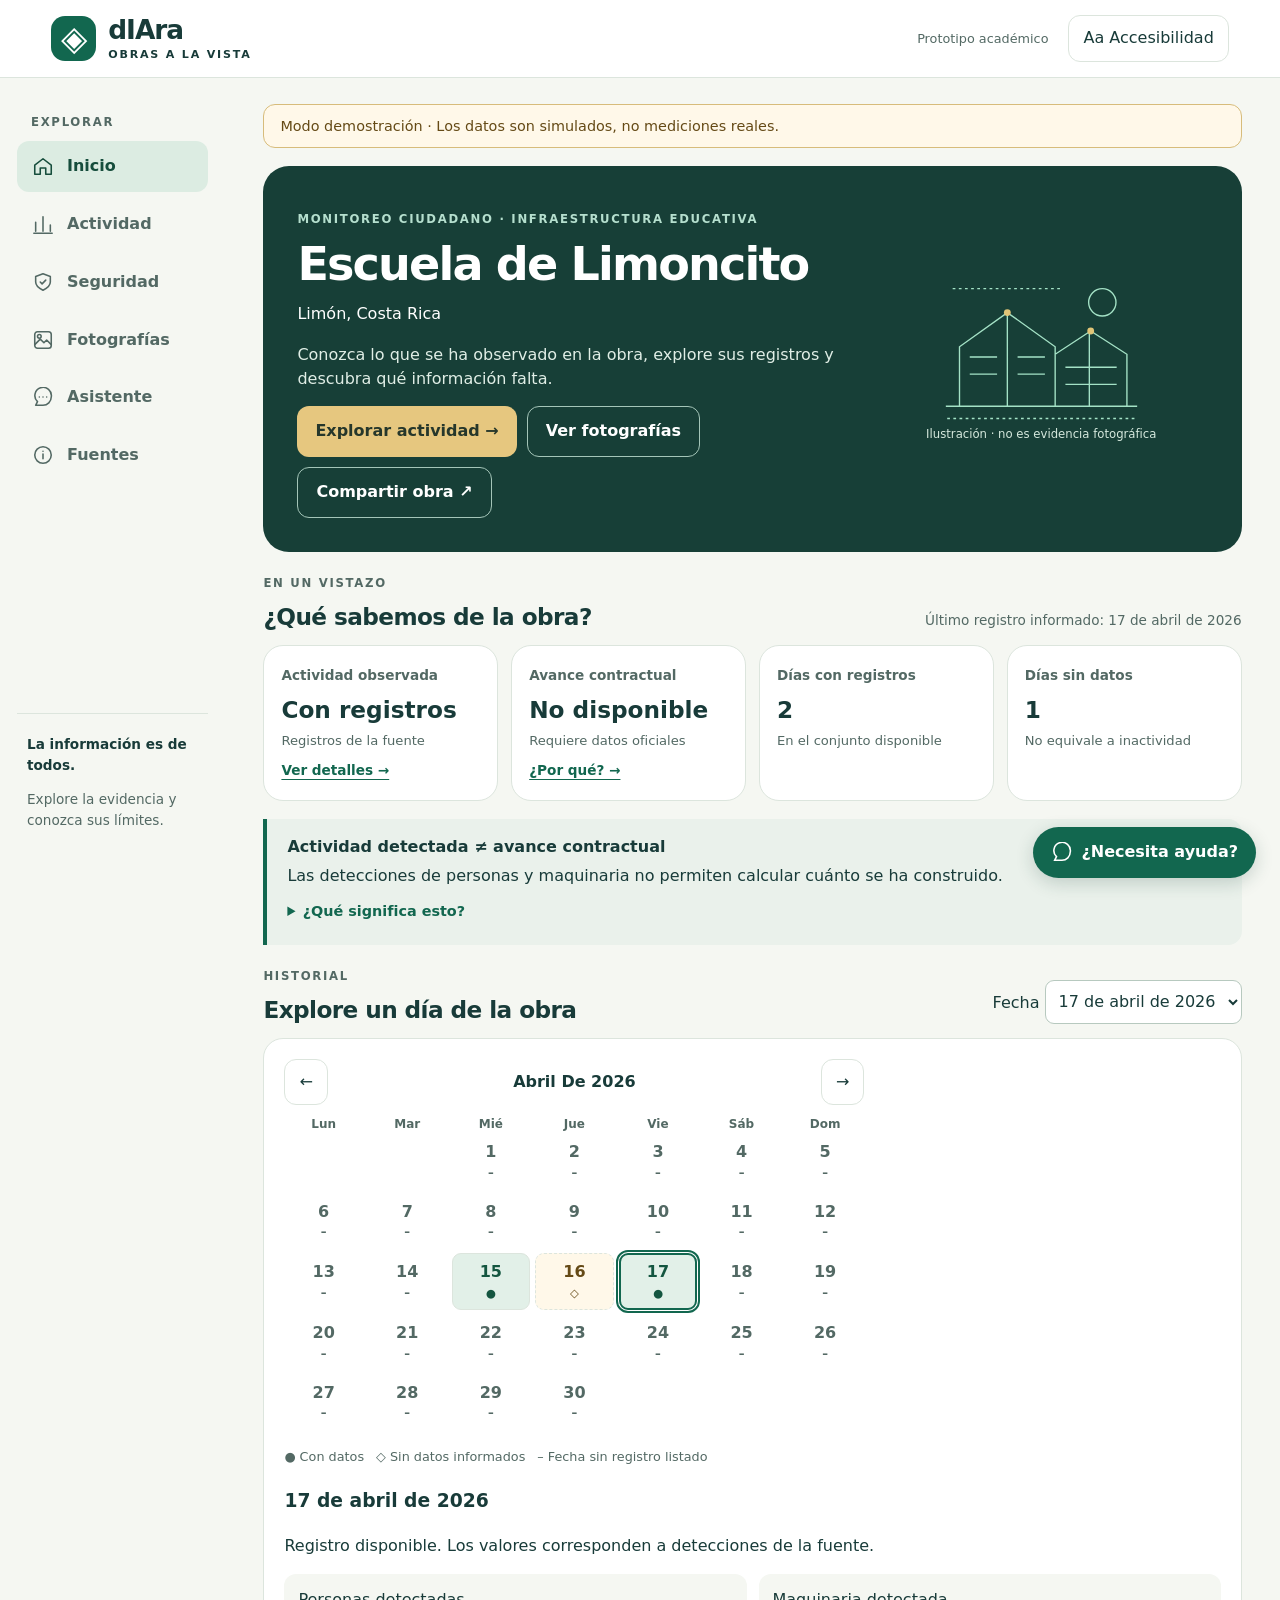
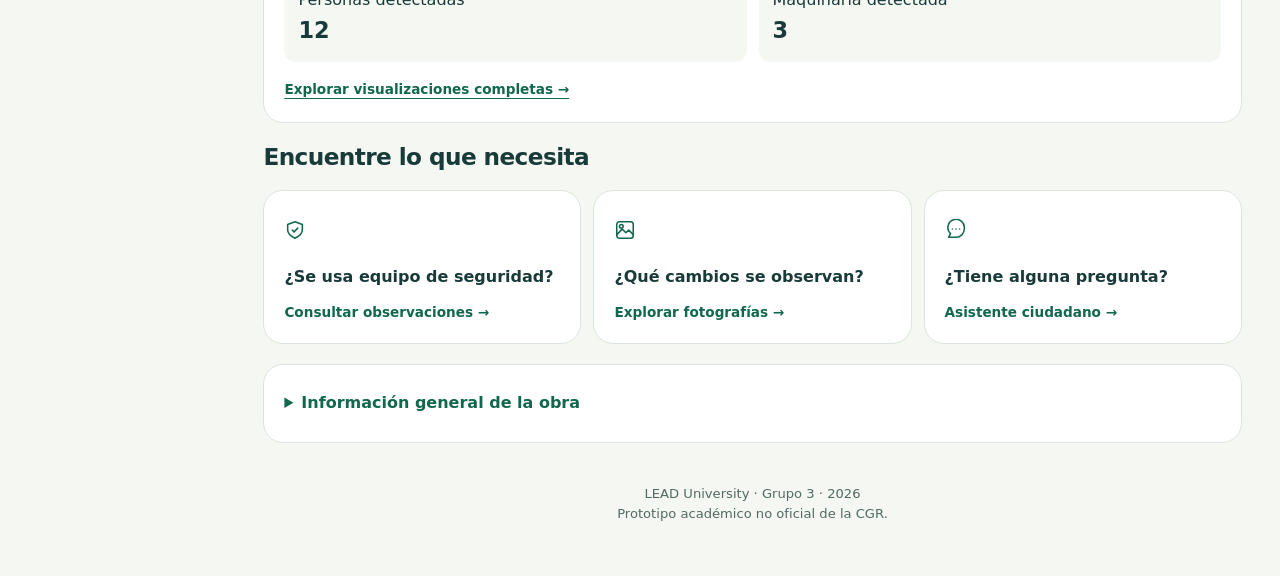
<file: frontend/index.html>
<!DOCTYPE html>
<html lang="es">
<head><meta charset="UTF-8"><meta name="viewport" content="width=device-width, initial-scale=1"><meta name="description" content="Prototipo ciudadano de seguimiento de obra pública"><title>dIAra | Obras a la vista</title><link rel="stylesheet" href="styles.css"><script src="app.js" defer></script></head>
<body>
<a class="skip" href="#contenido">Ir al contenido</a>
<header class="top"><a class="brand" href="#inicio"><span class="logo" aria-hidden="true">◈</span><span>dIAra<small>OBRAS A LA VISTA</small></span></a><span class="academic">Prototipo académico</span><button id="access-toggle" class="quiet" aria-expanded="false" aria-controls="access-panel">Aa <span>Accesibilidad</span></button><div id="access-panel" class="access-panel" hidden><h2>Personalice la lectura</h2><button id="text-size" class="quiet" aria-pressed="false">Texto grande</button><button id="contrast" class="quiet" aria-pressed="false">Alto contraste</button><button id="reset-access" class="quiet">Restablecer</button></div></header>
<div class="layout"><aside class="sidebar"><p class="eyebrow">EXPLORAR</p><nav aria-label="Navegación principal"><a href="#inicio" data-page="inicio"><svg class="ui-icon" viewBox="0 0 24 24" fill="none" stroke="currentColor" stroke-width="1.7" stroke-linecap="round" stroke-linejoin="round" aria-hidden="true"><path d="M3 10 12 3l9 7v10h-6v-7H9v7H3z"/></svg> <span>Inicio</span></a><a href="#actividad" data-page="actividad"><svg class="ui-icon" viewBox="0 0 24 24" fill="none" stroke="currentColor" stroke-width="1.7" stroke-linecap="round" stroke-linejoin="round" aria-hidden="true"><path d="M4 20V10m8 10V4m8 16v-7M2 22h20"/></svg> <span>Actividad</span></a><a href="#seguridad" data-page="seguridad"><svg class="ui-icon" viewBox="0 0 24 24" fill="none" stroke="currentColor" stroke-width="1.7" stroke-linecap="round" stroke-linejoin="round" aria-hidden="true"><path d="m12 3 8 3v6c0 5-8 9-8 9s-8-4-8-9V6z"/><path d="m9 12 2 2 4-4"/></svg> <span>Seguridad</span></a><a href="#galeria" data-page="galeria"><svg class="ui-icon" viewBox="0 0 24 24" fill="none" stroke="currentColor" stroke-width="1.7" stroke-linecap="round" stroke-linejoin="round" aria-hidden="true"><rect x="3" y="3" width="18" height="18" rx="3"/><circle cx="8" cy="8" r="2"/><path d="m3 17 6-6 4 4 3-3 5 5"/></svg> <span>Fotografías</span></a><a href="#chatbot" data-page="chatbot"><svg class="ui-icon" viewBox="0 0 24 24" fill="none" stroke="currentColor" stroke-width="1.7" stroke-linecap="round" stroke-linejoin="round" aria-hidden="true"><path d="M21 11a9 9 0 0 1-9 9H4l2-4a9 9 0 1 1 15-5z"/><path d="M8 11h.01M12 11h.01M16 11h.01"/></svg> <span>Asistente</span></a><a href="#transparencia" data-page="transparencia"><svg class="ui-icon" viewBox="0 0 24 24" fill="none" stroke="currentColor" stroke-width="1.7" stroke-linecap="round" stroke-linejoin="round" aria-hidden="true"><circle cx="12" cy="12" r="9"/><path d="M12 11v5m0-8h.01"/></svg> <span>Fuentes</span></a></nav><div class="side-note"><strong>La información es de todos.</strong><p>Explore la evidencia y conozca sus límites.</p></div></aside>
<main id="contenido"><div id="aviso-datos" class="notice" role="status">Cargando información…</div>
<section data-view="inicio" id="inicio">
<div class="hero" id="obra"><div><p class="eyebrow">MONITOREO CIUDADANO · INFRAESTRUCTURA EDUCATIVA</p><h1 id="nombre-obra">Escuela de Limoncito</h1><p id="ubicacion-obra">Limón, Costa Rica</p><p class="intro">Conozca lo que se ha observado en la obra, explore sus registros y descubra qué información falta.</p><div class="actions"><a class="primary" href="#actividad">Explorar actividad →</a><a class="secondary" href="#galeria">Ver fotografías</a><button id="share" class="secondary">Compartir obra ↗</button><span id="share-status" role="status"></span></div></div><div class="hero-art" aria-label="Ilustración decorativa de edificios" role="img"><svg viewBox="0 0 300 220" aria-hidden="true"><g fill="none" stroke="#a4e2c6" stroke-width="2"><path d="M10 192H290M30 192V105L100 55L170 105V192M170 192V116L222 82L275 116V192M100 55V192M45 120H85M115 120H155M45 145H85M115 145H155M185 135H260M185 160H260M220 82V192"/><circle cx="239" cy="40" r="20"/><path stroke-dasharray="4 5" d="M12 210H290M20 20H180"/></g><g fill="#e1c577"><circle cx="100" cy="55" r="5"/><circle cx="222" cy="82" r="5"/></g></svg><span>Ilustración · no es evidencia fotográfica</span></div></div>
<div class="section-top"><div><p class="eyebrow">EN UN VISTAZO</p><h2>¿Qué sabemos de la obra?</h2></div><p id="ultima-actualizacion" class="muted">Consultando fecha…</p></div>
<div class="stats"><article><span>Actividad observada</span><strong id="estado-actividad">—</strong><p>Registros de la fuente</p><a href="#actividad">Ver detalles →</a></article><article><span>Avance contractual</span><strong id="avance-contractual">—</strong><p>Requiere datos oficiales</p><a href="#transparencia">¿Por qué? →</a></article><article><span>Días con registros</span><strong id="total-registros">—</strong><p>En el conjunto disponible</p></article><article><span>Días sin datos</span><strong id="dias-sin-datos">—</strong><p>No equivale a inactividad</p></article></div>
<div class="explain"><strong>Actividad detectada ≠ avance contractual</strong><p>Las detecciones de personas y maquinaria no permiten calcular cuánto se ha construido.</p><details><summary>¿Qué significa esto?</summary><p>Para conocer el avance contractual se necesita información oficial sobre el cronograma y la ejecución. Un día sin imágenes tampoco demuestra que la obra esté detenida.</p></details></div>
<div class="section-top"><div><p class="eyebrow">HISTORIAL</p><h2>Explore un día de la obra</h2></div><label>Fecha <select id="fecha-selector"></select></label></div><div class="day-card"><div class="calendar-head"><button id="prev-month" class="quiet" aria-label="Mes anterior">←</button><strong id="calendar-month" aria-live="polite"></strong><button id="next-month" class="quiet" aria-label="Mes siguiente">→</button></div><div class="calendar-week" aria-hidden="true"><span>Lun</span><span>Mar</span><span>Mié</span><span>Jue</span><span>Vie</span><span>Sáb</span><span>Dom</span></div><div id="mini-timeline" class="days calendar" aria-label="Calendario de registros"></div><p class="calendar-legend"><span>● Con datos</span><span>◇ Sin datos informados</span><span>– Fecha sin registro listado</span></p><div id="day-detail" aria-live="polite"></div><a href="#actividad">Explorar visualizaciones completas →</a></div>
<h2>Encuentre lo que necesita</h2><div class="shortcuts"><a href="#seguridad"><b><svg class="ui-icon" viewBox="0 0 24 24" fill="none" stroke="currentColor" stroke-width="1.7" stroke-linecap="round" stroke-linejoin="round" aria-hidden="true"><path d="m12 3 8 3v6c0 5-8 9-8 9s-8-4-8-9V6z"/><path d="m9 12 2 2 4-4"/></svg></b><strong>¿Se usa equipo de seguridad?</strong><span>Consultar observaciones →</span></a><a href="#galeria"><b><svg class="ui-icon" viewBox="0 0 24 24" fill="none" stroke="currentColor" stroke-width="1.7" stroke-linecap="round" stroke-linejoin="round" aria-hidden="true"><rect x="3" y="3" width="18" height="18" rx="3"/><circle cx="8" cy="8" r="2"/><path d="m3 17 6-6 4 4 3-3 5 5"/></svg></b><strong>¿Qué cambios se observan?</strong><span>Explorar fotografías →</span></a><a href="#chatbot"><b><svg class="ui-icon" viewBox="0 0 24 24" fill="none" stroke="currentColor" stroke-width="1.7" stroke-linecap="round" stroke-linejoin="round" aria-hidden="true"><path d="M21 11a9 9 0 0 1-9 9H4l2-4a9 9 0 1 1 15-5z"/><path d="M8 11h.01M12 11h.01M16 11h.01"/></svg></b><strong>¿Tiene alguna pregunta?</strong><span>Asistente ciudadano →</span></a></div>
<details class="panel"><summary>Información general de la obra</summary><div id="info-obra"></div></details>
</section>
<section data-view="actividad" id="actividad" hidden><div class="page-head"><p class="eyebrow">EXPLORACIÓN DE DATOS</p><h1>Actividad detectada</h1><p>Consulte registros de personas y maquinaria. Las detecciones no equivalen a avance contractual.</p></div><div id="grafico-actividad" class="module"><p class="placeholder">Visualización de actividad pendiente de integración.</p></div><div id="linea-tiempo" class="module"><p class="placeholder">Línea de tiempo detallada pendiente de integración.</p></div></section>
<section data-view="seguridad" id="seguridad" hidden><div class="page-head"><p class="eyebrow">EQUIPO DE PROTECCIÓN</p><h1>Seguridad en la obra</h1><p>Consulte las observaciones disponibles. No constituyen una certificación de seguridad.</p></div><div id="panel-seguridad" class="module"><p class="placeholder">Panel de seguridad pendiente de integración.</p></div></section>
<section data-view="galeria" id="galeria" hidden><div class="page-head"><p class="eyebrow">EVIDENCIA VISUAL</p><h1>Fotografías de la obra</h1><p>Compare registros de diferentes fechas cuando estén disponibles.</p></div><div id="galeria-fotos" class="module"><p class="placeholder">Galería pendiente de integración.</p></div><div id="comparador-fotos" class="module"><p class="placeholder">Comparador pendiente de integración.</p></div></section>
<section data-view="chatbot" id="chatbot" hidden><div class="page-head"><p class="eyebrow">COMUNICACIÓN CIUDADANA</p><h1>¿En qué podemos ayudarle?</h1><p>Consulte información verificable sobre la obra.</p></div><div id="asistente" class="module"><p class="placeholder">Asistente pendiente de integración.</p></div><div id="notificaciones" class="module"><p class="placeholder">Canales de comunicación pendientes de integración.</p></div></section>
<section data-view="transparencia" id="transparencia" hidden><div class="page-head"><p class="eyebrow">CONFIANZA Y TRAZABILIDAD</p><h1>Fuentes y transparencia</h1></div><div class="panel"><h2>Origen de los datos</h2><p id="fuente-datos">Consultando…</p><a href="https://www.obrapublica.info/" target="_blank" rel="noopener noreferrer">Consultar plataforma de referencia ↗</a></div><div class="panel"><h2>Preguntas frecuentes</h2><details><summary>¿Actividad significa avance?</summary><p>No. El avance debe sustentarse con información contractual oficial.</p></details><details><summary>¿Qué significa un día sin datos?</summary><p>No hay registros disponibles para ese día; no se puede afirmar que la obra estuvo detenida.</p></details><details><summary>¿Es esta una plataforma oficial?</summary><p>No. Es un prototipo académico de LEAD University, Grupo 3.</p></details></div></section>
<footer>LEAD University · Grupo 3 · 2026<br>Prototipo académico no oficial de la CGR.</footer></main></div><a class="floating-help" href="#chatbot" aria-label="Abrir asistente ciudadano"><svg class="ui-icon" viewBox="0 0 24 24" fill="none" stroke="currentColor" stroke-width="1.7" aria-hidden="true"><path d="M21 11a9 9 0 0 1-9 9H4l2-4a9 9 0 1 1 15-5z"/><path d="M8 11h.01M12 11h.01M16 11h.01"/></svg><span>¿Necesita ayuda?</span></a></body></html>
</file>
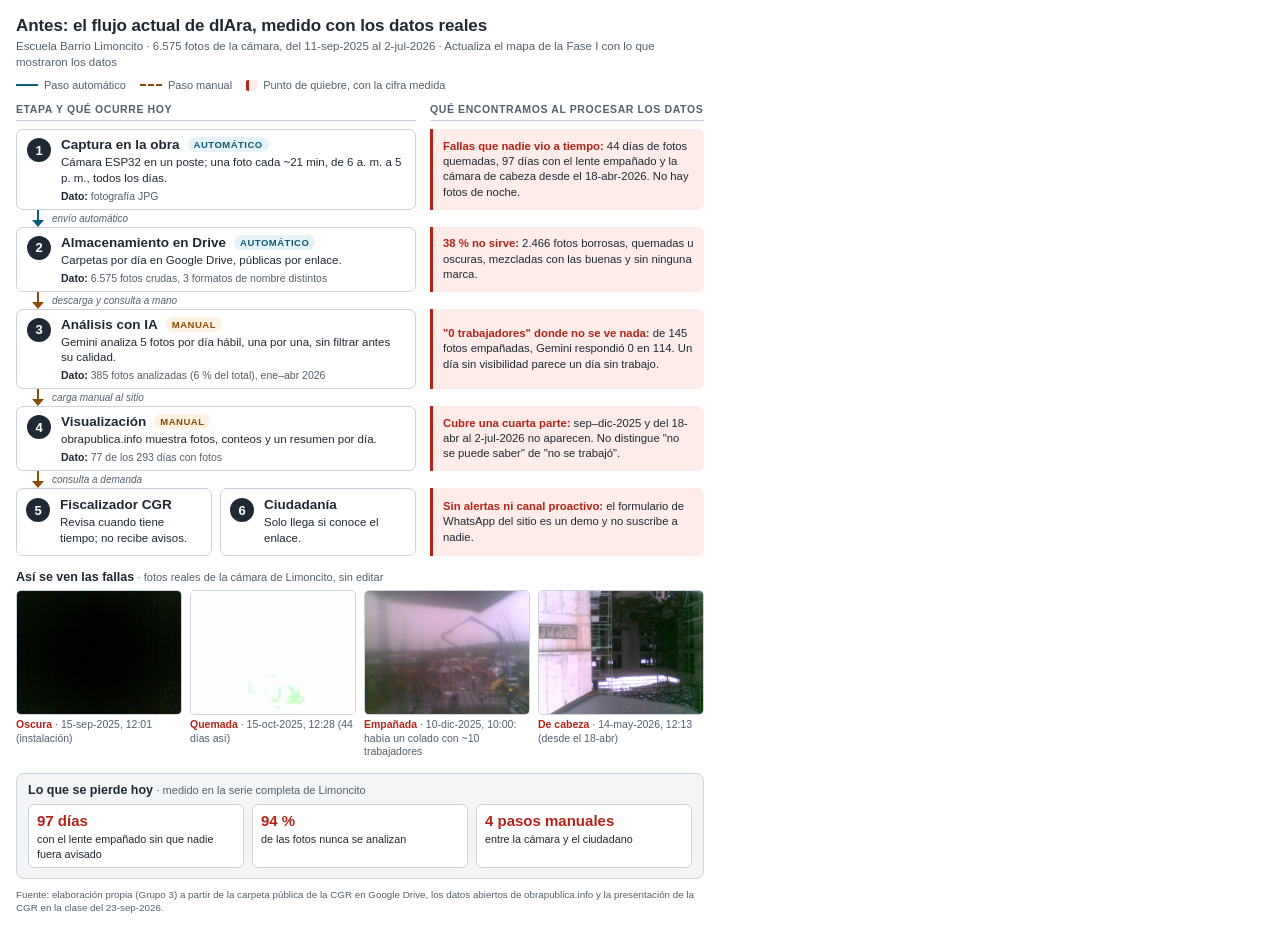
<file: documentacion/diagramas/antes.html>
<!doctype html><html lang="es"><head><meta charset="utf-8"><link rel="stylesheet" href="estilo.css"></head><body>
<h1>Antes: el flujo actual de dIAra, medido con los datos reales</h1>
<div class="sub">Escuela Barrio Limoncito · 6.575 fotos de la cámara, del 11-sep-2025 al 2-jul-2026 · Actualiza el mapa de la Fase I con lo que mostraron los datos</div>
<div class="legend">
  <span><i class="sw"></i>Paso automático</span>
  <span><i class="sw m"></i>Paso manual</span>
  <span><i class="box"></i>Punto de quiebre, con la cifra medida</span>
</div>
<div class="grid">
  <div class="colh">Etapa y qué ocurre hoy</div>
  <div class="colh">Qué encontramos al procesar los datos</div>

  <div class="stage"><div class="num">1</div><div>
    <div class="st-h"><span class="st-t">Captura en la obra</span><span class="chip a">Automático</span></div>
    <div class="st-b">Cámara ESP32 en un poste; una foto cada ~21 min, de 6 a. m. a 5 p. m., todos los días.</div>
    <div class="dato"><b>Dato:</b> fotografía JPG</div>
  </div></div>
  <div class="brk"><div><b>Fallas que nadie vio a tiempo:</b> 44 días de fotos quemadas, 97 días con el lente empañado y la cámara de cabeza desde el 18-abr-2026. No hay fotos de noche.</div></div>

  <div class="conn"><i class="v"></i><i class="h"></i><span class="lbl">envío automático</span></div><div></div>

  <div class="stage"><div class="num">2</div><div>
    <div class="st-h"><span class="st-t">Almacenamiento en Drive</span><span class="chip a">Automático</span></div>
    <div class="st-b">Carpetas por día en Google Drive, públicas por enlace.</div>
    <div class="dato"><b>Dato:</b> 6.575 fotos crudas, 3 formatos de nombre distintos</div>
  </div></div>
  <div class="brk"><div><b>38 % no sirve:</b> 2.466 fotos borrosas, quemadas u oscuras, mezcladas con las buenas y sin ninguna marca.</div></div>

  <div class="conn"><i class="v m"></i><i class="h m"></i><span class="lbl">descarga y consulta a mano</span></div><div></div>

  <div class="stage"><div class="num">3</div><div>
    <div class="st-h"><span class="st-t">Análisis con IA</span><span class="chip m">Manual</span></div>
    <div class="st-b">Gemini analiza 5 fotos por día hábil, una por una, sin filtrar antes su calidad.</div>
    <div class="dato"><b>Dato:</b> 385 fotos analizadas (6 % del total), ene–abr 2026</div>
  </div></div>
  <div class="brk"><div><b>"0 trabajadores" donde no se ve nada:</b> de 145 fotos empañadas, Gemini respondió 0 en 114. Un día sin visibilidad parece un día sin trabajo.</div></div>

  <div class="conn"><i class="v m"></i><i class="h m"></i><span class="lbl">carga manual al sitio</span></div><div></div>

  <div class="stage"><div class="num">4</div><div>
    <div class="st-h"><span class="st-t">Visualización</span><span class="chip m">Manual</span></div>
    <div class="st-b">obrapublica.info muestra fotos, conteos y un resumen por día.</div>
    <div class="dato"><b>Dato:</b> 77 de los 293 días con fotos</div>
  </div></div>
  <div class="brk"><div><b>Cubre una cuarta parte:</b> sep–dic-2025 y del 18-abr al 2-jul-2026 no aparecen. No distingue "no se puede saber" de "no se trabajó".</div></div>

  <div class="conn"><i class="v m"></i><i class="h m"></i><span class="lbl">consulta a demanda</span></div><div></div>

  <div class="split">
    <div class="stage"><div class="num">5</div><div>
      <div class="st-t" style="margin-bottom:3px">Fiscalizador CGR</div>
      <div class="st-b">Revisa cuando tiene tiempo; no recibe avisos.</div>
    </div></div>
    <div class="stage"><div class="num">6</div><div>
      <div class="st-t" style="margin-bottom:3px">Ciudadanía</div>
      <div class="st-b">Solo llega si conoce el enlace.</div>
    </div></div>
  </div>
  <div class="brk"><div><b>Sin alertas ni canal proactivo:</b> el formulario de WhatsApp del sitio es un demo y no suscribe a nadie.</div></div>
</div>
<div class="strip">
  <div class="strip-h">Así se ven las fallas <small>· fotos reales de la cámara de Limoncito, sin editar</small></div>
  <div class="strip-g">
    <figure><img src="foto_oscura.jpg" alt=""><figcaption><b>Oscura</b> · 15-sep-2025, 12:01 (instalación)</figcaption></figure>
    <figure><img src="foto_quemada.jpg" alt=""><figcaption><b>Quemada</b> · 15-oct-2025, 12:28 (44 días así)</figcaption></figure>
    <figure><img src="foto_empanada.jpg" alt=""><figcaption><b>Empañada</b> · 10-dic-2025, 10:00: había un colado con ~10 trabajadores</figcaption></figure>
    <figure><img src="foto_invertida.jpg" alt=""><figcaption><b>De cabeza</b> · 14-may-2026, 12:13 (desde el 18-abr)</figcaption></figure>
  </div>
</div>
<div class="band">
  <div class="band-h">Lo que se pierde hoy <small>· medido en la serie completa de Limoncito</small></div>
  <div class="band-g">
    <div class="cell r"><b>97 días</b>con el lente empañado sin que nadie fuera avisado</div>
    <div class="cell r"><b>94 %</b>de las fotos nunca se analizan</div>
    <div class="cell r"><b>4 pasos manuales</b>entre la cámara y el ciudadano</div>
  </div>
</div>
<div class="foot">Fuente: elaboración propia (Grupo 3) a partir de la carpeta pública de la CGR en Google Drive, los datos abiertos de obrapublica.info y la presentación de la CGR en la clase del 23-sep-2026.</div>
</body></html>
</file>
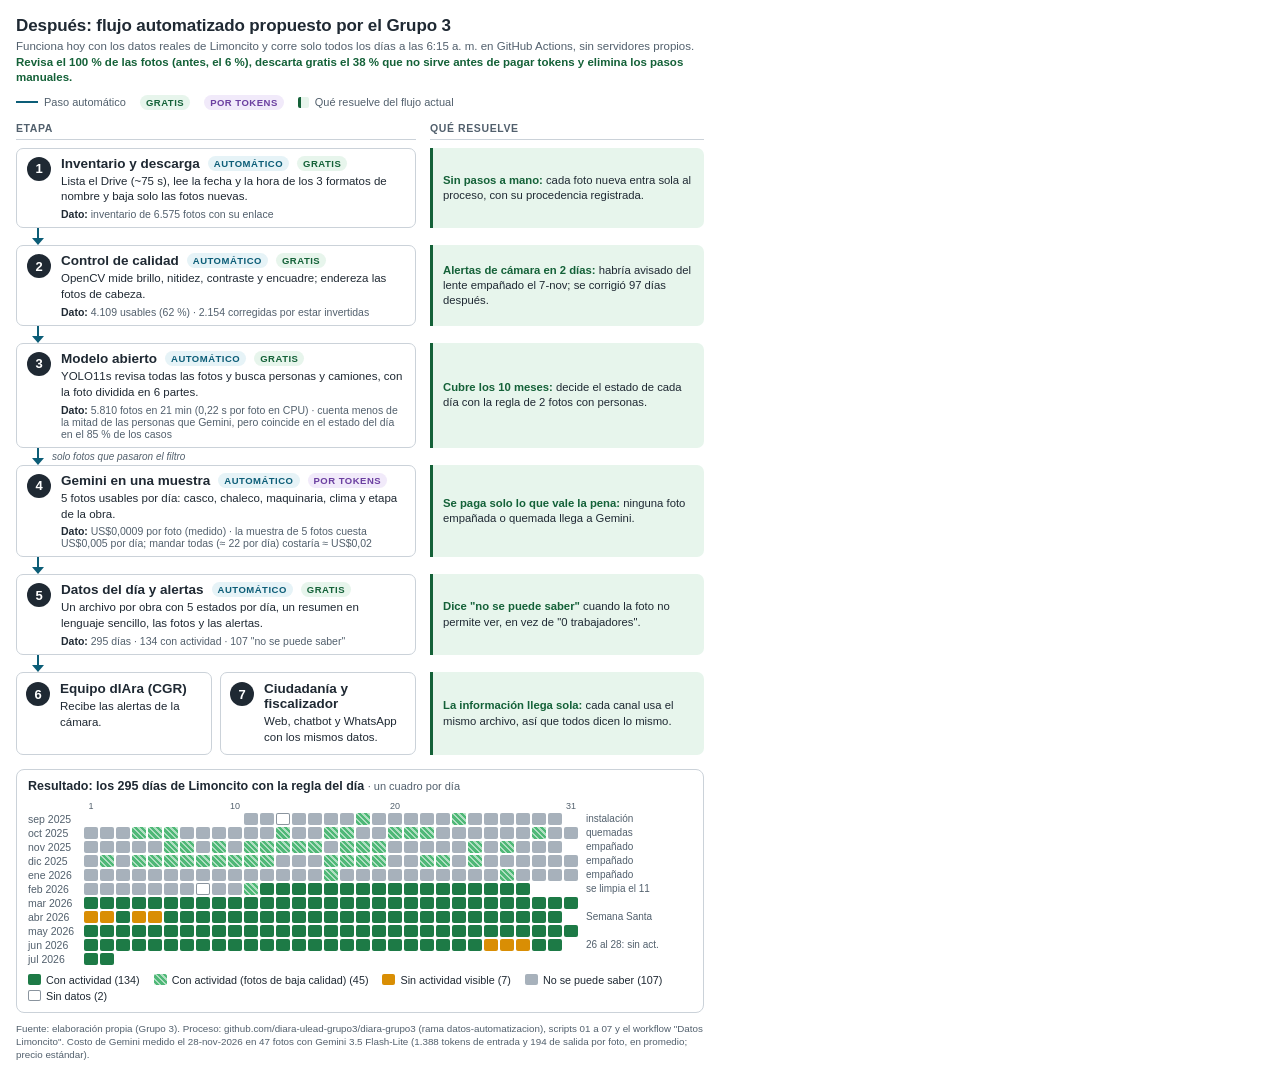
<file: documentacion/diagramas/despues.html>
<!doctype html><html lang="es"><head><meta charset="utf-8"><link rel="stylesheet" href="estilo.css"></head><body>
<h1>Después: flujo automatizado propuesto por el Grupo 3</h1>
<div class="sub">Funciona hoy con los datos reales de Limoncito y corre solo todos los días a las 6:15 a. m. en GitHub Actions, sin servidores propios. <b style="color:var(--ok)">Revisa el 100 % de las fotos (antes, el 6 %), descarta gratis el 38 % que no sirve antes de pagar tokens y elimina los pasos manuales.</b></div>
<div class="legend">
  <span><i class="sw"></i>Paso automático</span>
  <span class="chip g">Gratis</span>
  <span class="chip t">Por tokens</span>
  <span><i class="box ok"></i>Qué resuelve del flujo actual</span>
</div>
<div class="grid">
  <div class="colh">Etapa</div>
  <div class="colh">Qué resuelve</div>

  <div class="stage"><div class="num">1</div><div>
    <div class="st-h"><span class="st-t">Inventario y descarga</span><span class="chip a">Automático</span><span class="chip g">Gratis</span></div>
    <div class="st-b">Lista el Drive (~75 s), lee la fecha y la hora de los 3 formatos de nombre y baja solo las fotos nuevas.</div>
    <div class="dato"><b>Dato:</b> inventario de 6.575 fotos con su enlace</div>
  </div></div>
  <div class="sol"><div><b>Sin pasos a mano:</b> cada foto nueva entra sola al proceso, con su procedencia registrada.</div></div>

  <div class="conn"><i class="v"></i><i class="h"></i></div><div></div>

  <div class="stage"><div class="num">2</div><div>
    <div class="st-h"><span class="st-t">Control de calidad</span><span class="chip a">Automático</span><span class="chip g">Gratis</span></div>
    <div class="st-b">OpenCV mide brillo, nitidez, contraste y encuadre; endereza las fotos de cabeza.</div>
    <div class="dato"><b>Dato:</b> 4.109 usables (62 %) · 2.154 corregidas por estar invertidas</div>
  </div></div>
  <div class="sol"><div><b>Alertas de cámara en 2 días:</b> habría avisado del lente empañado el 7-nov; se corrigió 97 días después.</div></div>

  <div class="conn"><i class="v"></i><i class="h"></i></div><div></div>

  <div class="stage"><div class="num">3</div><div>
    <div class="st-h"><span class="st-t">Modelo abierto</span><span class="chip a">Automático</span><span class="chip g">Gratis</span></div>
    <div class="st-b">YOLO11s revisa todas las fotos y busca personas y camiones, con la foto dividida en 6 partes.</div>
    <div class="dato"><b>Dato:</b> 5.810 fotos en 21 min (0,22 s por foto en CPU) · cuenta menos de la mitad de las personas que Gemini, pero coincide en el estado del día en el 85 % de los casos</div>
  </div></div>
  <div class="sol"><div><b>Cubre los 10 meses:</b> decide el estado de cada día con la regla de 2 fotos con personas.</div></div>

  <div class="conn"><i class="v"></i><i class="h"></i><span class="lbl">solo fotos que pasaron el filtro</span></div><div></div>

  <div class="stage"><div class="num">4</div><div>
    <div class="st-h"><span class="st-t">Gemini en una muestra</span><span class="chip a">Automático</span><span class="chip t">Por tokens</span></div>
    <div class="st-b">5 fotos usables por día: casco, chaleco, maquinaria, clima y etapa de la obra.</div>
    <div class="dato"><b>Dato:</b> US$0,0009 por foto (medido) · la muestra de 5 fotos cuesta US$0,005 por día; mandar todas (≈ 22 por día) costaría ≈ US$0,02</div>
  </div></div>
  <div class="sol"><div><b>Se paga solo lo que vale la pena:</b> ninguna foto empañada o quemada llega a Gemini.</div></div>

  <div class="conn"><i class="v"></i><i class="h"></i></div><div></div>

  <div class="stage"><div class="num">5</div><div>
    <div class="st-h"><span class="st-t">Datos del día y alertas</span><span class="chip a">Automático</span><span class="chip g">Gratis</span></div>
    <div class="st-b">Un archivo por obra con 5 estados por día, un resumen en lenguaje sencillo, las fotos y las alertas.</div>
    <div class="dato"><b>Dato:</b> 295 días · 134 con actividad · 107 "no se puede saber"</div>
  </div></div>
  <div class="sol"><div><b>Dice "no se puede saber"</b> cuando la foto no permite ver, en vez de "0 trabajadores".</div></div>

  <div class="conn"><i class="v"></i><i class="h"></i></div><div></div>

  <div class="split">
    <div class="stage"><div class="num">6</div><div>
      <div class="st-t" style="margin-bottom:3px">Equipo dIAra (CGR)</div>
      <div class="st-b">Recibe las alertas de la cámara.</div>
    </div></div>
    <div class="stage"><div class="num">7</div><div>
      <div class="st-t" style="margin-bottom:3px">Ciudadanía y fiscalizador</div>
      <div class="st-b">Web, chatbot y WhatsApp con los mismos datos.</div>
    </div></div>
  </div>
  <div class="sol"><div><b>La información llega sola:</b> cada canal usa el mismo archivo, así que todos dicen lo mismo.</div></div>
</div>
<div class="cal">
  <div class="cal-h">Resultado: los 295 días de Limoncito con la regla del día <small>· un cuadro por día</small></div>
  <div class="cal-grid"><div class="cal-m"></div><div class="cal-axis">1</div><div class="cal-axis"></div><div class="cal-axis"></div><div class="cal-axis"></div><div class="cal-axis"></div><div class="cal-axis"></div><div class="cal-axis"></div><div class="cal-axis"></div><div class="cal-axis"></div><div class="cal-axis">10</div><div class="cal-axis"></div><div class="cal-axis"></div><div class="cal-axis"></div><div class="cal-axis"></div><div class="cal-axis"></div><div class="cal-axis"></div><div class="cal-axis"></div><div class="cal-axis"></div><div class="cal-axis"></div><div class="cal-axis">20</div><div class="cal-axis"></div><div class="cal-axis"></div><div class="cal-axis"></div><div class="cal-axis"></div><div class="cal-axis"></div><div class="cal-axis"></div><div class="cal-axis"></div><div class="cal-axis"></div><div class="cal-axis"></div><div class="cal-axis"></div><div class="cal-axis">31</div><div></div><div class="cal-m">sep 2025</div><div class="cal-d e-vacio" title="2025-09-01: fuera del periodo"></div><div class="cal-d e-vacio" title="2025-09-02: fuera del periodo"></div><div class="cal-d e-vacio" title="2025-09-03: fuera del periodo"></div><div class="cal-d e-vacio" title="2025-09-04: fuera del periodo"></div><div class="cal-d e-vacio" title="2025-09-05: fuera del periodo"></div><div class="cal-d e-vacio" title="2025-09-06: fuera del periodo"></div><div class="cal-d e-vacio" title="2025-09-07: fuera del periodo"></div><div class="cal-d e-vacio" title="2025-09-08: fuera del periodo"></div><div class="cal-d e-vacio" title="2025-09-09: fuera del periodo"></div><div class="cal-d e-vacio" title="2025-09-10: fuera del periodo"></div><div class="cal-d e-nose" title="2025-09-11: No se puede saber"></div><div class="cal-d e-nose" title="2025-09-12: No se puede saber"></div><div class="cal-d e-sind" title="2025-09-13: Sin datos"></div><div class="cal-d e-nose" title="2025-09-14: No se puede saber"></div><div class="cal-d e-nose" title="2025-09-15: No se puede saber"></div><div class="cal-d e-nose" title="2025-09-16: No se puede saber"></div><div class="cal-d e-nose" title="2025-09-17: No se puede saber"></div><div class="cal-d e-baja" title="2025-09-18: Con actividad (fotos de baja calidad)"></div><div class="cal-d e-nose" title="2025-09-19: No se puede saber"></div><div class="cal-d e-nose" title="2025-09-20: No se puede saber"></div><div class="cal-d e-nose" title="2025-09-21: No se puede saber"></div><div class="cal-d e-nose" title="2025-09-22: No se puede saber"></div><div class="cal-d e-nose" title="2025-09-23: No se puede saber"></div><div class="cal-d e-baja" title="2025-09-24: Con actividad (fotos de baja calidad)"></div><div class="cal-d e-nose" title="2025-09-25: No se puede saber"></div><div class="cal-d e-nose" title="2025-09-26: No se puede saber"></div><div class="cal-d e-nose" title="2025-09-27: No se puede saber"></div><div class="cal-d e-nose" title="2025-09-28: No se puede saber"></div><div class="cal-d e-nose" title="2025-09-29: No se puede saber"></div><div class="cal-d e-nose" title="2025-09-30: No se puede saber"></div><div class="cal-d e-vacio"></div><div class="cal-n">instalación</div><div class="cal-m">oct 2025</div><div class="cal-d e-nose" title="2025-10-01: No se puede saber"></div><div class="cal-d e-nose" title="2025-10-02: No se puede saber"></div><div class="cal-d e-nose" title="2025-10-03: No se puede saber"></div><div class="cal-d e-baja" title="2025-10-04: Con actividad (fotos de baja calidad)"></div><div class="cal-d e-baja" title="2025-10-05: Con actividad (fotos de baja calidad)"></div><div class="cal-d e-baja" title="2025-10-06: Con actividad (fotos de baja calidad)"></div><div class="cal-d e-nose" title="2025-10-07: No se puede saber"></div><div class="cal-d e-nose" title="2025-10-08: No se puede saber"></div><div class="cal-d e-nose" title="2025-10-09: No se puede saber"></div><div class="cal-d e-nose" title="2025-10-10: No se puede saber"></div><div class="cal-d e-nose" title="2025-10-11: No se puede saber"></div><div class="cal-d e-nose" title="2025-10-12: No se puede saber"></div><div class="cal-d e-baja" title="2025-10-13: Con actividad (fotos de baja calidad)"></div><div class="cal-d e-nose" title="2025-10-14: No se puede saber"></div><div class="cal-d e-nose" title="2025-10-15: No se puede saber"></div><div class="cal-d e-baja" title="2025-10-16: Con actividad (fotos de baja calidad)"></div><div class="cal-d e-baja" title="2025-10-17: Con actividad (fotos de baja calidad)"></div><div class="cal-d e-nose" title="2025-10-18: No se puede saber"></div><div class="cal-d e-nose" title="2025-10-19: No se puede saber"></div><div class="cal-d e-baja" title="2025-10-20: Con actividad (fotos de baja calidad)"></div><div class="cal-d e-baja" title="2025-10-21: Con actividad (fotos de baja calidad)"></div><div class="cal-d e-baja" title="2025-10-22: Con actividad (fotos de baja calidad)"></div><div class="cal-d e-nose" title="2025-10-23: No se puede saber"></div><div class="cal-d e-nose" title="2025-10-24: No se puede saber"></div><div class="cal-d e-nose" title="2025-10-25: No se puede saber"></div><div class="cal-d e-nose" title="2025-10-26: No se puede saber"></div><div class="cal-d e-nose" title="2025-10-27: No se puede saber"></div><div class="cal-d e-nose" title="2025-10-28: No se puede saber"></div><div class="cal-d e-baja" title="2025-10-29: Con actividad (fotos de baja calidad)"></div><div class="cal-d e-nose" title="2025-10-30: No se puede saber"></div><div class="cal-d e-nose" title="2025-10-31: No se puede saber"></div><div class="cal-n">quemadas</div><div class="cal-m">nov 2025</div><div class="cal-d e-nose" title="2025-11-01: No se puede saber"></div><div class="cal-d e-nose" title="2025-11-02: No se puede saber"></div><div class="cal-d e-nose" title="2025-11-03: No se puede saber"></div><div class="cal-d e-nose" title="2025-11-04: No se puede saber"></div><div class="cal-d e-nose" title="2025-11-05: No se puede saber"></div><div class="cal-d e-baja" title="2025-11-06: Con actividad (fotos de baja calidad)"></div><div class="cal-d e-baja" title="2025-11-07: Con actividad (fotos de baja calidad)"></div><div class="cal-d e-nose" title="2025-11-08: No se puede saber"></div><div class="cal-d e-baja" title="2025-11-09: Con actividad (fotos de baja calidad)"></div><div class="cal-d e-nose" title="2025-11-10: No se puede saber"></div><div class="cal-d e-baja" title="2025-11-11: Con actividad (fotos de baja calidad)"></div><div class="cal-d e-baja" title="2025-11-12: Con actividad (fotos de baja calidad)"></div><div class="cal-d e-baja" title="2025-11-13: Con actividad (fotos de baja calidad)"></div><div class="cal-d e-baja" title="2025-11-14: Con actividad (fotos de baja calidad)"></div><div class="cal-d e-baja" title="2025-11-15: Con actividad (fotos de baja calidad)"></div><div class="cal-d e-nose" title="2025-11-16: No se puede saber"></div><div class="cal-d e-baja" title="2025-11-17: Con actividad (fotos de baja calidad)"></div><div class="cal-d e-baja" title="2025-11-18: Con actividad (fotos de baja calidad)"></div><div class="cal-d e-baja" title="2025-11-19: Con actividad (fotos de baja calidad)"></div><div class="cal-d e-nose" title="2025-11-20: No se puede saber"></div><div class="cal-d e-nose" title="2025-11-21: No se puede saber"></div><div class="cal-d e-nose" title="2025-11-22: No se puede saber"></div><div class="cal-d e-nose" title="2025-11-23: No se puede saber"></div><div class="cal-d e-nose" title="2025-11-24: No se puede saber"></div><div class="cal-d e-baja" title="2025-11-25: Con actividad (fotos de baja calidad)"></div><div class="cal-d e-nose" title="2025-11-26: No se puede saber"></div><div class="cal-d e-baja" title="2025-11-27: Con actividad (fotos de baja calidad)"></div><div class="cal-d e-nose" title="2025-11-28: No se puede saber"></div><div class="cal-d e-nose" title="2025-11-29: No se puede saber"></div><div class="cal-d e-nose" title="2025-11-30: No se puede saber"></div><div class="cal-d e-vacio"></div><div class="cal-n">empañado</div><div class="cal-m">dic 2025</div><div class="cal-d e-nose" title="2025-12-01: No se puede saber"></div><div class="cal-d e-baja" title="2025-12-02: Con actividad (fotos de baja calidad)"></div><div class="cal-d e-nose" title="2025-12-03: No se puede saber"></div><div class="cal-d e-baja" title="2025-12-04: Con actividad (fotos de baja calidad)"></div><div class="cal-d e-baja" title="2025-12-05: Con actividad (fotos de baja calidad)"></div><div class="cal-d e-baja" title="2025-12-06: Con actividad (fotos de baja calidad)"></div><div class="cal-d e-baja" title="2025-12-07: Con actividad (fotos de baja calidad)"></div><div class="cal-d e-baja" title="2025-12-08: Con actividad (fotos de baja calidad)"></div><div class="cal-d e-baja" title="2025-12-09: Con actividad (fotos de baja calidad)"></div><div class="cal-d e-baja" title="2025-12-10: Con actividad (fotos de baja calidad)"></div><div class="cal-d e-baja" title="2025-12-11: Con actividad (fotos de baja calidad)"></div><div class="cal-d e-baja" title="2025-12-12: Con actividad (fotos de baja calidad)"></div><div class="cal-d e-nose" title="2025-12-13: No se puede saber"></div><div class="cal-d e-nose" title="2025-12-14: No se puede saber"></div><div class="cal-d e-nose" title="2025-12-15: No se puede saber"></div><div class="cal-d e-baja" title="2025-12-16: Con actividad (fotos de baja calidad)"></div><div class="cal-d e-baja" title="2025-12-17: Con actividad (fotos de baja calidad)"></div><div class="cal-d e-baja" title="2025-12-18: Con actividad (fotos de baja calidad)"></div><div class="cal-d e-baja" title="2025-12-19: Con actividad (fotos de baja calidad)"></div><div class="cal-d e-nose" title="2025-12-20: No se puede saber"></div><div class="cal-d e-nose" title="2025-12-21: No se puede saber"></div><div class="cal-d e-baja" title="2025-12-22: Con actividad (fotos de baja calidad)"></div><div class="cal-d e-baja" title="2025-12-23: Con actividad (fotos de baja calidad)"></div><div class="cal-d e-nose" title="2025-12-24: No se puede saber"></div><div class="cal-d e-baja" title="2025-12-25: Con actividad (fotos de baja calidad)"></div><div class="cal-d e-nose" title="2025-12-26: No se puede saber"></div><div class="cal-d e-nose" title="2025-12-27: No se puede saber"></div><div class="cal-d e-nose" title="2025-12-28: No se puede saber"></div><div class="cal-d e-nose" title="2025-12-29: No se puede saber"></div><div class="cal-d e-nose" title="2025-12-30: No se puede saber"></div><div class="cal-d e-nose" title="2025-12-31: No se puede saber"></div><div class="cal-n">empañado</div><div class="cal-m">ene 2026</div><div class="cal-d e-nose" title="2026-01-01: No se puede saber"></div><div class="cal-d e-nose" title="2026-01-02: No se puede saber"></div><div class="cal-d e-nose" title="2026-01-03: No se puede saber"></div><div class="cal-d e-nose" title="2026-01-04: No se puede saber"></div><div class="cal-d e-nose" title="2026-01-05: No se puede saber"></div><div class="cal-d e-nose" title="2026-01-06: No se puede saber"></div><div class="cal-d e-nose" title="2026-01-07: No se puede saber"></div><div class="cal-d e-nose" title="2026-01-08: No se puede saber"></div><div class="cal-d e-nose" title="2026-01-09: No se puede saber"></div><div class="cal-d e-nose" title="2026-01-10: No se puede saber"></div><div class="cal-d e-nose" title="2026-01-11: No se puede saber"></div><div class="cal-d e-nose" title="2026-01-12: No se puede saber"></div><div class="cal-d e-nose" title="2026-01-13: No se puede saber"></div><div class="cal-d e-nose" title="2026-01-14: No se puede saber"></div><div class="cal-d e-nose" title="2026-01-15: No se puede saber"></div><div class="cal-d e-baja" title="2026-01-16: Con actividad (fotos de baja calidad)"></div><div class="cal-d e-nose" title="2026-01-17: No se puede saber"></div><div class="cal-d e-nose" title="2026-01-18: No se puede saber"></div><div class="cal-d e-nose" title="2026-01-19: No se puede saber"></div><div class="cal-d e-nose" title="2026-01-20: No se puede saber"></div><div class="cal-d e-nose" title="2026-01-21: No se puede saber"></div><div class="cal-d e-nose" title="2026-01-22: No se puede saber"></div><div class="cal-d e-nose" title="2026-01-23: No se puede saber"></div><div class="cal-d e-nose" title="2026-01-24: No se puede saber"></div><div class="cal-d e-nose" title="2026-01-25: No se puede saber"></div><div class="cal-d e-nose" title="2026-01-26: No se puede saber"></div><div class="cal-d e-baja" title="2026-01-27: Con actividad (fotos de baja calidad)"></div><div class="cal-d e-nose" title="2026-01-28: No se puede saber"></div><div class="cal-d e-nose" title="2026-01-29: No se puede saber"></div><div class="cal-d e-nose" title="2026-01-30: No se puede saber"></div><div class="cal-d e-nose" title="2026-01-31: No se puede saber"></div><div class="cal-n">empañado</div><div class="cal-m">feb 2026</div><div class="cal-d e-nose" title="2026-02-01: No se puede saber"></div><div class="cal-d e-nose" title="2026-02-02: No se puede saber"></div><div class="cal-d e-nose" title="2026-02-03: No se puede saber"></div><div class="cal-d e-nose" title="2026-02-04: No se puede saber"></div><div class="cal-d e-nose" title="2026-02-05: No se puede saber"></div><div class="cal-d e-nose" title="2026-02-06: No se puede saber"></div><div class="cal-d e-nose" title="2026-02-07: No se puede saber"></div><div class="cal-d e-sind" title="2026-02-08: Sin datos"></div><div class="cal-d e-nose" title="2026-02-09: No se puede saber"></div><div class="cal-d e-nose" title="2026-02-10: No se puede saber"></div><div class="cal-d e-baja" title="2026-02-11: Con actividad (fotos de baja calidad)"></div><div class="cal-d e-act" title="2026-02-12: Con actividad"></div><div class="cal-d e-act" title="2026-02-13: Con actividad"></div><div class="cal-d e-act" title="2026-02-14: Con actividad"></div><div class="cal-d e-act" title="2026-02-15: Con actividad"></div><div class="cal-d e-act" title="2026-02-16: Con actividad"></div><div class="cal-d e-act" title="2026-02-17: Con actividad"></div><div class="cal-d e-act" title="2026-02-18: Con actividad"></div><div class="cal-d e-act" title="2026-02-19: Con actividad"></div><div class="cal-d e-act" title="2026-02-20: Con actividad"></div><div class="cal-d e-act" title="2026-02-21: Con actividad"></div><div class="cal-d e-act" title="2026-02-22: Con actividad"></div><div class="cal-d e-act" title="2026-02-23: Con actividad"></div><div class="cal-d e-act" title="2026-02-24: Con actividad"></div><div class="cal-d e-act" title="2026-02-25: Con actividad"></div><div class="cal-d e-act" title="2026-02-26: Con actividad"></div><div class="cal-d e-act" title="2026-02-27: Con actividad"></div><div class="cal-d e-act" title="2026-02-28: Con actividad"></div><div class="cal-d e-vacio"></div><div class="cal-d e-vacio"></div><div class="cal-d e-vacio"></div><div class="cal-n">se limpia el 11</div><div class="cal-m">mar 2026</div><div class="cal-d e-act" title="2026-03-01: Con actividad"></div><div class="cal-d e-act" title="2026-03-02: Con actividad"></div><div class="cal-d e-act" title="2026-03-03: Con actividad"></div><div class="cal-d e-act" title="2026-03-04: Con actividad"></div><div class="cal-d e-act" title="2026-03-05: Con actividad"></div><div class="cal-d e-act" title="2026-03-06: Con actividad"></div><div class="cal-d e-act" title="2026-03-07: Con actividad"></div><div class="cal-d e-act" title="2026-03-08: Con actividad"></div><div class="cal-d e-act" title="2026-03-09: Con actividad"></div><div class="cal-d e-act" title="2026-03-10: Con actividad"></div><div class="cal-d e-act" title="2026-03-11: Con actividad"></div><div class="cal-d e-act" title="2026-03-12: Con actividad"></div><div class="cal-d e-act" title="2026-03-13: Con actividad"></div><div class="cal-d e-act" title="2026-03-14: Con actividad"></div><div class="cal-d e-act" title="2026-03-15: Con actividad"></div><div class="cal-d e-act" title="2026-03-16: Con actividad"></div><div class="cal-d e-act" title="2026-03-17: Con actividad"></div><div class="cal-d e-act" title="2026-03-18: Con actividad"></div><div class="cal-d e-act" title="2026-03-19: Con actividad"></div><div class="cal-d e-act" title="2026-03-20: Con actividad"></div><div class="cal-d e-act" title="2026-03-21: Con actividad"></div><div class="cal-d e-act" title="2026-03-22: Con actividad"></div><div class="cal-d e-act" title="2026-03-23: Con actividad"></div><div class="cal-d e-act" title="2026-03-24: Con actividad"></div><div class="cal-d e-act" title="2026-03-25: Con actividad"></div><div class="cal-d e-act" title="2026-03-26: Con actividad"></div><div class="cal-d e-act" title="2026-03-27: Con actividad"></div><div class="cal-d e-act" title="2026-03-28: Con actividad"></div><div class="cal-d e-act" title="2026-03-29: Con actividad"></div><div class="cal-d e-act" title="2026-03-30: Con actividad"></div><div class="cal-d e-act" title="2026-03-31: Con actividad"></div><div class="cal-n"></div><div class="cal-m">abr 2026</div><div class="cal-d e-sinact" title="2026-04-01: Sin actividad visible"></div><div class="cal-d e-sinact" title="2026-04-02: Sin actividad visible"></div><div class="cal-d e-act" title="2026-04-03: Con actividad"></div><div class="cal-d e-sinact" title="2026-04-04: Sin actividad visible"></div><div class="cal-d e-sinact" title="2026-04-05: Sin actividad visible"></div><div class="cal-d e-act" title="2026-04-06: Con actividad"></div><div class="cal-d e-act" title="2026-04-07: Con actividad"></div><div class="cal-d e-act" title="2026-04-08: Con actividad"></div><div class="cal-d e-act" title="2026-04-09: Con actividad"></div><div class="cal-d e-act" title="2026-04-10: Con actividad"></div><div class="cal-d e-act" title="2026-04-11: Con actividad"></div><div class="cal-d e-act" title="2026-04-12: Con actividad"></div><div class="cal-d e-act" title="2026-04-13: Con actividad"></div><div class="cal-d e-act" title="2026-04-14: Con actividad"></div><div class="cal-d e-act" title="2026-04-15: Con actividad"></div><div class="cal-d e-act" title="2026-04-16: Con actividad"></div><div class="cal-d e-act" title="2026-04-17: Con actividad"></div><div class="cal-d e-act" title="2026-04-18: Con actividad"></div><div class="cal-d e-act" title="2026-04-19: Con actividad"></div><div class="cal-d e-act" title="2026-04-20: Con actividad"></div><div class="cal-d e-act" title="2026-04-21: Con actividad"></div><div class="cal-d e-act" title="2026-04-22: Con actividad"></div><div class="cal-d e-act" title="2026-04-23: Con actividad"></div><div class="cal-d e-act" title="2026-04-24: Con actividad"></div><div class="cal-d e-act" title="2026-04-25: Con actividad"></div><div class="cal-d e-act" title="2026-04-26: Con actividad"></div><div class="cal-d e-act" title="2026-04-27: Con actividad"></div><div class="cal-d e-act" title="2026-04-28: Con actividad"></div><div class="cal-d e-act" title="2026-04-29: Con actividad"></div><div class="cal-d e-act" title="2026-04-30: Con actividad"></div><div class="cal-d e-vacio"></div><div class="cal-n">Semana Santa</div><div class="cal-m">may 2026</div><div class="cal-d e-act" title="2026-05-01: Con actividad"></div><div class="cal-d e-act" title="2026-05-02: Con actividad"></div><div class="cal-d e-act" title="2026-05-03: Con actividad"></div><div class="cal-d e-act" title="2026-05-04: Con actividad"></div><div class="cal-d e-act" title="2026-05-05: Con actividad"></div><div class="cal-d e-act" title="2026-05-06: Con actividad"></div><div class="cal-d e-act" title="2026-05-07: Con actividad"></div><div class="cal-d e-act" title="2026-05-08: Con actividad"></div><div class="cal-d e-act" title="2026-05-09: Con actividad"></div><div class="cal-d e-act" title="2026-05-10: Con actividad"></div><div class="cal-d e-act" title="2026-05-11: Con actividad"></div><div class="cal-d e-act" title="2026-05-12: Con actividad"></div><div class="cal-d e-act" title="2026-05-13: Con actividad"></div><div class="cal-d e-act" title="2026-05-14: Con actividad"></div><div class="cal-d e-act" title="2026-05-15: Con actividad"></div><div class="cal-d e-act" title="2026-05-16: Con actividad"></div><div class="cal-d e-act" title="2026-05-17: Con actividad"></div><div class="cal-d e-act" title="2026-05-18: Con actividad"></div><div class="cal-d e-act" title="2026-05-19: Con actividad"></div><div class="cal-d e-act" title="2026-05-20: Con actividad"></div><div class="cal-d e-act" title="2026-05-21: Con actividad"></div><div class="cal-d e-act" title="2026-05-22: Con actividad"></div><div class="cal-d e-act" title="2026-05-23: Con actividad"></div><div class="cal-d e-act" title="2026-05-24: Con actividad"></div><div class="cal-d e-act" title="2026-05-25: Con actividad"></div><div class="cal-d e-act" title="2026-05-26: Con actividad"></div><div class="cal-d e-act" title="2026-05-27: Con actividad"></div><div class="cal-d e-act" title="2026-05-28: Con actividad"></div><div class="cal-d e-act" title="2026-05-29: Con actividad"></div><div class="cal-d e-act" title="2026-05-30: Con actividad"></div><div class="cal-d e-act" title="2026-05-31: Con actividad"></div><div class="cal-n"></div><div class="cal-m">jun 2026</div><div class="cal-d e-act" title="2026-06-01: Con actividad"></div><div class="cal-d e-act" title="2026-06-02: Con actividad"></div><div class="cal-d e-act" title="2026-06-03: Con actividad"></div><div class="cal-d e-act" title="2026-06-04: Con actividad"></div><div class="cal-d e-act" title="2026-06-05: Con actividad"></div><div class="cal-d e-act" title="2026-06-06: Con actividad"></div><div class="cal-d e-act" title="2026-06-07: Con actividad"></div><div class="cal-d e-act" title="2026-06-08: Con actividad"></div><div class="cal-d e-act" title="2026-06-09: Con actividad"></div><div class="cal-d e-act" title="2026-06-10: Con actividad"></div><div class="cal-d e-act" title="2026-06-11: Con actividad"></div><div class="cal-d e-act" title="2026-06-12: Con actividad"></div><div class="cal-d e-act" title="2026-06-13: Con actividad"></div><div class="cal-d e-act" title="2026-06-14: Con actividad"></div><div class="cal-d e-act" title="2026-06-15: Con actividad"></div><div class="cal-d e-act" title="2026-06-16: Con actividad"></div><div class="cal-d e-act" title="2026-06-17: Con actividad"></div><div class="cal-d e-act" title="2026-06-18: Con actividad"></div><div class="cal-d e-act" title="2026-06-19: Con actividad"></div><div class="cal-d e-act" title="2026-06-20: Con actividad"></div><div class="cal-d e-act" title="2026-06-21: Con actividad"></div><div class="cal-d e-act" title="2026-06-22: Con actividad"></div><div class="cal-d e-act" title="2026-06-23: Con actividad"></div><div class="cal-d e-act" title="2026-06-24: Con actividad"></div><div class="cal-d e-act" title="2026-06-25: Con actividad"></div><div class="cal-d e-sinact" title="2026-06-26: Sin actividad visible"></div><div class="cal-d e-sinact" title="2026-06-27: Sin actividad visible"></div><div class="cal-d e-sinact" title="2026-06-28: Sin actividad visible"></div><div class="cal-d e-act" title="2026-06-29: Con actividad"></div><div class="cal-d e-act" title="2026-06-30: Con actividad"></div><div class="cal-d e-vacio"></div><div class="cal-n">26 al 28: sin act.</div><div class="cal-m">jul 2026</div><div class="cal-d e-act" title="2026-07-01: Con actividad"></div><div class="cal-d e-act" title="2026-07-02: Con actividad"></div><div class="cal-d e-vacio" title="2026-07-03: fuera del periodo"></div><div class="cal-d e-vacio" title="2026-07-04: fuera del periodo"></div><div class="cal-d e-vacio" title="2026-07-05: fuera del periodo"></div><div class="cal-d e-vacio" title="2026-07-06: fuera del periodo"></div><div class="cal-d e-vacio" title="2026-07-07: fuera del periodo"></div><div class="cal-d e-vacio" title="2026-07-08: fuera del periodo"></div><div class="cal-d e-vacio" title="2026-07-09: fuera del periodo"></div><div class="cal-d e-vacio" title="2026-07-10: fuera del periodo"></div><div class="cal-d e-vacio" title="2026-07-11: fuera del periodo"></div><div class="cal-d e-vacio" title="2026-07-12: fuera del periodo"></div><div class="cal-d e-vacio" title="2026-07-13: fuera del periodo"></div><div class="cal-d e-vacio" title="2026-07-14: fuera del periodo"></div><div class="cal-d e-vacio" title="2026-07-15: fuera del periodo"></div><div class="cal-d e-vacio" title="2026-07-16: fuera del periodo"></div><div class="cal-d e-vacio" title="2026-07-17: fuera del periodo"></div><div class="cal-d e-vacio" title="2026-07-18: fuera del periodo"></div><div class="cal-d e-vacio" title="2026-07-19: fuera del periodo"></div><div class="cal-d e-vacio" title="2026-07-20: fuera del periodo"></div><div class="cal-d e-vacio" title="2026-07-21: fuera del periodo"></div><div class="cal-d e-vacio" title="2026-07-22: fuera del periodo"></div><div class="cal-d e-vacio" title="2026-07-23: fuera del periodo"></div><div class="cal-d e-vacio" title="2026-07-24: fuera del periodo"></div><div class="cal-d e-vacio" title="2026-07-25: fuera del periodo"></div><div class="cal-d e-vacio" title="2026-07-26: fuera del periodo"></div><div class="cal-d e-vacio" title="2026-07-27: fuera del periodo"></div><div class="cal-d e-vacio" title="2026-07-28: fuera del periodo"></div><div class="cal-d e-vacio" title="2026-07-29: fuera del periodo"></div><div class="cal-d e-vacio" title="2026-07-30: fuera del periodo"></div><div class="cal-d e-vacio" title="2026-07-31: fuera del periodo"></div><div class="cal-n"></div></div>
  <div class="cal-leg"><span><i class="e-act"></i>Con actividad (134)</span><span><i class="e-baja"></i>Con actividad (fotos de baja calidad) (45)</span><span><i class="e-sinact"></i>Sin actividad visible (7)</span><span><i class="e-nose"></i>No se puede saber (107)</span><span><i class="e-sind"></i>Sin datos (2)</span></div>
</div>
<div class="foot">Fuente: elaboración propia (Grupo 3). Proceso: github.com/diara-ulead-grupo3/diara-grupo3 (rama datos-automatizacion), scripts 01 a 07 y el workflow "Datos Limoncito". Costo de Gemini medido el 28-nov-2026 en 47 fotos con Gemini 3.5 Flash-Lite (1.388 tokens de entrada y 194 de salida por foto, en promedio; precio estándar).</div>
</body></html>
</file>
<file: frontend/styles.css>
:root{--ink:#183b39;--muted:#536964;--green:#12674f;--bg:#f5f7f2;--line:#dce5dd;--white:#fff;--accent:#e5c478;--radius:20px;font-size:16px}*{box-sizing:border-box}body{margin:0;background:var(--bg);color:var(--ink);font-family:system-ui,-apple-system,'Segoe UI',sans-serif;line-height:1.55}body.large-text{font-size:1.18rem}a{color:var(--green);font-weight:650;text-underline-offset:4px}button,select{font:inherit;color:inherit}button,select,summary{cursor:pointer}a:focus-visible,button:focus-visible,select:focus-visible,summary:focus-visible{outline:3px solid #ae7410;outline-offset:4px}.skip{position:absolute;left:8px;top:-100px;background:white;padding:12px;z-index:20}.skip:focus{top:8px}.top{height:78px;background:white;border-bottom:1px solid var(--line);display:flex;align-items:center;gap:20px;padding:0 4%;position:sticky;top:0;z-index:10}.brand{display:flex;align-items:center;gap:12px;font-size:1.65em;text-decoration:none;line-height:1.05;color:var(--ink);letter-spacing:-1px}.brand small{display:block;font-size:.42em;letter-spacing:1.8px;margin-top:5px}.logo{display:grid;place-items:center;width:45px;height:45px;border-radius:14px;background:var(--green);color:white;font-size:1.3em}.academic{margin-left:auto;font-size:.8em;color:var(--muted)}.quiet{border:1px solid var(--line);background:white;padding:10px 14px;border-radius:12px;min-height:44px}.layout{max-width:1600px;margin:auto;display:grid;grid-template-columns:225px minmax(0,1fr)}.sidebar{padding:35px 17px;position:sticky;top:78px;height:calc(100vh - 78px);display:flex;flex-direction:column}.eyebrow{font-size:.73em;letter-spacing:1.7px;font-weight:750;margin:0 0 10px}.sidebar .eyebrow{padding-left:14px;color:var(--muted)}nav{display:flex;flex-direction:column;gap:7px}nav a{display:flex;gap:13px;align-items:center;padding:13px 15px;min-height:48px;border-radius:12px;text-decoration:none;color:var(--muted);font-size:1em}nav a[aria-current=page]{background:#dcece2;color:#164d3c}nav a:hover{background:#e8eee8}.side-note{margin-top:auto;border-top:1px solid var(--line);padding:20px 10px;font-size:.85em}.side-note p{color:var(--muted)}main{padding:26px clamp(16px,3vw,44px);min-width:0;max-width:1250px}.notice{margin-bottom:18px;border:1px solid #d7bc7b;background:#fff8e9;border-radius:12px;padding:10px 16px;color:#654a16;font-size:.9em}.hero{background:#173f37;color:white;border-radius:26px;padding:clamp(24px,4vw,48px);display:grid;grid-template-columns:1.4fr 1fr;gap:18px;overflow:hidden}.hero .eyebrow{color:#b5dfce}.hero h1{font-size:clamp(2rem,4.6vw,3.8rem);line-height:1.07;letter-spacing:-.04em;margin:12px 0}.hero p{margin-top:10px}.intro{max-width:42ch;color:#e0eee6}.hero-art{display:flex;flex-direction:column;justify-content:center;align-items:center;min-width:0}.hero-art svg{width:100%;max-width:310px}.hero-art span{font-size:.73em;color:#d5e8dd;text-align:center}.actions{display:flex;gap:10px;flex-wrap:wrap;margin-top:24px}.primary,.secondary{display:inline-flex;align-items:center;min-height:46px;padding:12px 18px;border-radius:12px;text-decoration:none}.primary{background:#e6c77f;color:#26372b}.secondary{border:1px solid #a4c5b8;color:white}.section-top{display:flex;align-items:end;justify-content:space-between;gap:15px;margin:30px 0 14px;flex-wrap:wrap}.section-top h2{margin:0}.section-top .eyebrow{color:var(--muted)}h2{font-size:1.45em;letter-spacing:-.025em;line-height:1.25}.muted{color:var(--muted);font-size:.85em;margin:0}.stats{display:grid;grid-template-columns:repeat(4,minmax(0,1fr));gap:13px}.stats article,.panel,.module,.day-card,.shortcuts a{background:white;border:1px solid var(--line);border-radius:var(--radius);padding:20px;min-width:0}.stats article>span{font-size:.85em;font-weight:650;color:var(--muted)}.stats strong{display:block;font-size:1.45em;line-height:1.2;margin:12px 0;overflow-wrap:anywhere}.stats p{font-size:.82em;color:var(--muted)}.stats a,.day-card>a{font-size:.85em}.explain{border-left:4px solid var(--green);padding:16px 20px;margin-top:18px;background:#eaf1eb;border-radius:0 14px 14px 0}.explain p{margin:5px 0}.explain details{font-size:.9em}.days{display:flex;gap:9px;flex-wrap:wrap;margin-bottom:18px}.days button{border:1px solid var(--line);border-radius:12px;padding:9px 14px;background:white;min-height:48px}.days button span{display:block;font-size:.75em}.days button[aria-pressed=true]{border:2px solid var(--green);background:#e2f0e8}.days button.missing{border-style:dashed}.section-top select{border:1px solid #b7c9bf;border-radius:9px;background:white;padding:9px;min-height:44px}.day-values{display:grid;grid-template-columns:repeat(2,minmax(0,1fr));gap:12px;margin:15px 0}.day-values div{background:#f5f7f2;padding:14px;border-radius:12px}.day-values strong{display:block;font-size:1.4em}.shortcuts{display:grid;grid-template-columns:repeat(3,minmax(0,1fr));gap:12px;margin-bottom:20px}.shortcuts a{display:flex;flex-direction:column;gap:12px;text-decoration:none;color:var(--ink);transition:transform .15s,border-color .15s}.shortcuts a:hover{transform:translateY(-3px);border-color:var(--green)}.shortcuts b{font-size:1.7em;color:var(--green)}.shortcuts span{font-size:.85em;color:var(--green)}.page-head{padding:20px 0}.page-head h1{font-size:clamp(2rem,4vw,3rem);line-height:1.15;margin:10px 0;letter-spacing:-.035em}.page-head p{max-width:70ch}.panel,.module{margin-bottom:16px;overflow-wrap:anywhere}.panel details{padding:15px 0;border-top:1px solid var(--line)}summary{font-weight:650;color:var(--green);padding:6px 0}.placeholder{color:var(--muted)}footer{color:var(--muted);font-size:.82em;padding:25px 0;text-align:center}img{max-width:100%;height:auto}[hidden]{display:none!important}@media(max-width:1050px){.stats{grid-template-columns:repeat(2,minmax(0,1fr))}.layout{grid-template-columns:180px minmax(0,1fr)}}@media(max-width:760px){.top{height:68px;padding:0 15px;gap:10px}.academic{font-size:.7em}.quiet span{display:none}.layout{display:block}.sidebar{position:fixed;bottom:0;top:auto;height:auto;width:100%;padding:6px 8px max(6px,env(safe-area-inset-bottom));background:white;border-top:1px solid var(--line);z-index:10}.sidebar>.eyebrow,.side-note{display:none}nav{flex-direction:row;justify-content:space-around;gap:2px}nav a{flex:1;flex-direction:column;gap:1px;padding:4px 1px;min-width:0;font-size:1.15em;text-align:center}nav a span{font-size:.58em;overflow-wrap:anywhere}main{padding:16px 14px 95px}.hero{grid-template-columns:1fr;padding:25px}.hero-art{display:none}.stats article{padding:15px}.shortcuts{grid-template-columns:1fr}.shortcuts a{gap:6px}.section-top{align-items:start}.section-top h2{font-size:1.35em}}@media(max-width:350px){.academic{display:none}.quiet{margin-left:auto}.stats{grid-template-columns:1fr}}@media(prefers-reduced-motion:reduce){*{transition:none!important;scroll-behavior:auto!important}}

/* V3: navegación compacta, calendario y accesibilidad */
.ui-icon{width:22px;height:22px;flex:none}.hero{padding:clamp(22px,3vw,34px);grid-template-columns:1.7fr 1fr;gap:12px}.hero h1{font-size:clamp(2rem,3.6vw,3.25rem)}.hero-art svg{max-width:205px}.hero .actions{margin-top:14px}.hero .intro{max-width:62ch;margin-bottom:8px}.hero .secondary{background:transparent;font-weight:650;cursor:pointer}.section-top{margin-top:22px}.stats article{padding:17px;transition:box-shadow .18s,transform .18s}.stats article:hover{box-shadow:0 6px 18px #173f3714;transform:translateY(-2px)}.stats strong{margin:8px 0}.stats p{margin:6px 0}.access-panel{position:absolute;right:4%;top:calc(100% + 8px);width:min(310px,92vw);padding:18px;background:var(--white);border:1px solid var(--line);border-radius:16px;box-shadow:0 12px 35px #173f3726;display:grid;gap:9px}.access-panel h2{font-size:1.1em;margin:0 0 4px}.access-panel button[aria-pressed=true]{border:2px solid var(--green);background:#e2f0e8}.calendar-head{display:flex;align-items:center;justify-content:space-between;gap:8px;margin-bottom:10px;text-transform:capitalize;max-width:580px}.calendar-week,.days.calendar{display:grid;grid-template-columns:repeat(7,minmax(0,1fr));gap:5px;max-width:580px}.calendar-week span{text-align:center;font-size:.75em;color:var(--muted);font-weight:650}.days.calendar button{padding:5px 1px;min-height:45px;border-radius:9px;font-weight:650}.days.calendar button span{font-size:.72em}.days.calendar .has-data{background:#e2f0e8;color:#145640}.days.calendar .missing{background:#fff8e9;color:#654a16}.days.calendar .unlisted{color:var(--muted);background:transparent;border-color:transparent}.days.calendar button[aria-pressed=true]{outline:2px solid var(--green);outline-offset:1px}.calendar-legend{display:flex;gap:12px;flex-wrap:wrap;font-size:.8em;color:var(--muted)}.floating-help{position:fixed;right:24px;bottom:22px;z-index:9;display:flex;align-items:center;gap:8px;background:#12674f;color:white;padding:13px 18px;border-radius:40px;box-shadow:0 5px 18px #173f3733;text-decoration:none}.floating-help:hover{background:#173f37}#share-status{align-self:center;font-size:.8em;overflow-wrap:anywhere}[data-view]:not([hidden]){animation:appear .22s ease-out}@keyframes appear{from{opacity:.65;transform:translateY(5px)}to{opacity:1;transform:none}}body.high-contrast{--ink:#fff;--muted:#f0f0f0;--green:#ffdc70;--bg:#101010;--white:#171717;--line:#aaa;background:#101010;color:white}body.high-contrast :is(.top,.sidebar,.quiet,.stats article,.panel,.module,.day-card,.shortcuts a,.section-top select,.days button,.day-values div,.explain,.notice,.access-panel){background:#171717!important;color:#fff!important;border-color:#aaa}body.high-contrast :is(nav a[aria-current=page],.days.calendar button[aria-pressed=true],.access-panel button[aria-pressed=true]){background:#ffdc70!important;color:#101010!important}body.high-contrast .hero{background:#171717;border:1px solid #aaa}body.high-contrast .floating-help{background:#ffdc70;color:#101010}body.high-contrast .days.calendar .has-data span{color:#ffdc70}body.high-contrast .days.calendar button[aria-pressed=true] span{color:#101010}body.high-contrast .stats article>span,body.high-contrast .stats p{color:white}body.high-contrast .skip{background:#171717;color:white}body.large-text .top{height:auto;min-height:78px}body.large-text .sidebar{overflow-y:auto}@media(max-width:760px){.hero{grid-template-columns:1fr;padding:22px}.hero h1{font-size:2.15rem}.hero-art{display:none}.floating-help{bottom:83px;right:14px;padding:13px}.floating-help span{display:none}.calendar-week,.days.calendar{gap:3px}.days.calendar button{min-height:44px}.day-card{padding:13px}.academic{display:none}.top .quiet{margin-left:auto}body.large-text .top{min-height:68px}body.large-text nav a span{font-size:.55em}.stats strong{font-size:1.25em}}@media(prefers-reduced-motion:reduce){[data-view]:not([hidden]){animation:none}}
</file>
<file: documentacion/diagramas/estilo.css>
:root{
  --ink:#1f2933; --muted:#52606d; --line:#cbd2d9;
  --auto:#0c5d77; --auto-bg:#e6f3f7;
  --man:#8a4c05; --man-bg:#fdf1e1;
  --brk:#b42318; --brk-bg:#fdecea;
  --ok:#146138; --ok-bg:#e7f5ec;
  --ext:#616e7c; --ext-bg:#f3f5f7;
}
*{box-sizing:border-box;margin:0;padding:0}
body{font-family:"Liberation Sans",Arial,sans-serif;color:var(--ink);background:#fff;width:720px;padding:16px 16px 12px}
h1{font-size:17px;font-weight:700;letter-spacing:-.1px}
.sub{font-size:11.5px;color:var(--muted);margin-top:3px;line-height:1.35}
.legend{display:flex;gap:14px;margin-top:9px;font-size:11px;color:var(--muted);align-items:center;flex-wrap:wrap}
.legend span{display:inline-flex;align-items:center;gap:6px}
.sw{width:22px;height:0;border-top:2.5px solid var(--auto)}
.sw.m{border-top:2.5px dashed var(--man)}
.box{width:11px;height:11px;border-radius:2px;background:var(--brk-bg);border-left:3px solid var(--brk)}
.box.ok{background:var(--ok-bg);border-left-color:var(--ok)}
.grid{display:grid;grid-template-columns:400px 1fr;column-gap:14px;margin-top:12px}
.colh{font-size:10.5px;font-weight:700;text-transform:uppercase;letter-spacing:.6px;color:var(--muted);padding-bottom:5px;border-bottom:1px solid var(--line);margin-bottom:8px}
.stage{display:flex;gap:10px;border:1px solid var(--line);border-radius:7px;padding:7px 10px;background:#fff}
.num{flex:0 0 24px;height:24px;border-radius:50%;background:var(--ink);color:#fff;font-weight:700;font-size:13px;display:flex;align-items:center;justify-content:center;margin-top:1px}
.st-h{display:flex;align-items:center;gap:8px;margin-bottom:3px;flex-wrap:wrap}
.st-t{font-size:13.5px;font-weight:700}
.chip{font-size:9.5px;font-weight:700;text-transform:uppercase;letter-spacing:.5px;padding:2px 6px;border-radius:10px}
.chip.a{color:var(--auto);background:var(--auto-bg)}
.chip.m{color:var(--man);background:var(--man-bg)}
.chip.g{color:var(--ok);background:var(--ok-bg)}
.chip.t{color:#6b3fa0;background:#f1eafa}
.st-b{font-size:11.5px;line-height:1.38}
.dato{font-size:10.5px;color:var(--muted);margin-top:3px}
.dato b{color:var(--ink);font-weight:700}
.brk,.sol{border-radius:0 7px 7px 0;padding:8px 10px;font-size:11.3px;line-height:1.36;display:flex;flex-direction:column;justify-content:center}
.brk{background:var(--brk-bg);border-left:3.5px solid var(--brk)}
.brk b{color:var(--brk)}
.sol{background:var(--ok-bg);border-left:3.5px solid var(--ok)}
.sol b{color:var(--ok)}
.conn{height:17px;position:relative}
.conn .v{position:absolute;left:21px;top:0;bottom:5px;border-left:2.5px solid var(--auto)}
.conn .v.m{border-left:2.5px dashed var(--man)}
.conn .h{position:absolute;left:16px;bottom:0;width:0;height:0;border-left:6px solid transparent;border-right:6px solid transparent;border-top:7px solid var(--auto)}
.conn .h.m{border-top-color:var(--man)}
.conn .lbl{position:absolute;left:36px;top:3px;font-size:10px;color:var(--muted);font-style:italic}
.split{display:grid;grid-template-columns:1fr 1fr;gap:8px}
.split .stage{min-height:0;padding:8px 9px}
.band{margin-top:14px;border:1px solid var(--line);border-radius:8px;background:var(--ext-bg);padding:9px 11px 10px}
.band-h{font-size:12.5px;font-weight:700}
.band-h small{font-weight:400;color:var(--muted);font-size:11px}
.band-g{display:grid;grid-template-columns:repeat(3,1fr);gap:8px;margin-top:7px}
.cell{background:#fff;border:1px solid var(--line);border-radius:6px;padding:6px 8px;font-size:10.8px;line-height:1.35}
.cell b{display:block;font-size:15px;margin-bottom:1px}
.cell.r b{color:var(--brk)} .cell.g b{color:var(--ok)}
.foot{margin-top:9px;font-size:9.8px;color:var(--muted);line-height:1.35}

.strip{margin-top:14px}
.strip-h{font-size:12.5px;font-weight:700;margin-bottom:6px}
.strip-h small{font-weight:400;color:var(--muted);font-size:11px}
.strip-g{display:grid;grid-template-columns:repeat(4,1fr);gap:8px}
.strip figure{margin:0}
.strip img{width:100%;display:block;border-radius:5px;border:1px solid var(--line)}
.strip figcaption{font-size:10.5px;line-height:1.3;margin-top:3px;color:var(--muted)}
.strip figcaption b{color:var(--brk)}
.cal{margin-top:14px;border:1px solid var(--line);border-radius:8px;padding:9px 11px 10px}
.cal-h{font-size:12.5px;font-weight:700}
.cal-h small{font-weight:400;color:var(--muted);font-size:11px}
.cal-grid{display:grid;grid-template-columns:54px repeat(31,14px) minmax(0,1fr);column-gap:2px;row-gap:2px;margin-top:8px;align-items:center}
.cal-m{font-size:10.5px;color:var(--muted);white-space:nowrap}
.cal-d{width:14px;height:12px;border-radius:2px}
.cal-n{font-size:10px;color:var(--muted);padding-left:6px;white-space:nowrap}
.cal-axis{font-size:9px;color:var(--muted);text-align:center}
.e-act{background:#1d7a46}
.e-baja{background:#4fb877;background-image:repeating-linear-gradient(45deg,rgba(255,255,255,.55) 0 1.5px,transparent 1.5px 4px)}
.e-sinact{background:#d98e04}
.e-nose{background:#a7b1bb}
.e-sind{background:#fff;box-shadow:inset 0 0 0 1px #8a949e}
.e-vacio{background:transparent}
.cal-leg{display:flex;flex-wrap:wrap;gap:4px 14px;margin-top:9px;font-size:10.8px}
.cal-leg span{display:inline-flex;align-items:center;gap:5px}
.cal-leg i{display:inline-block;width:13px;height:11px;border-radius:2px}
</file>
